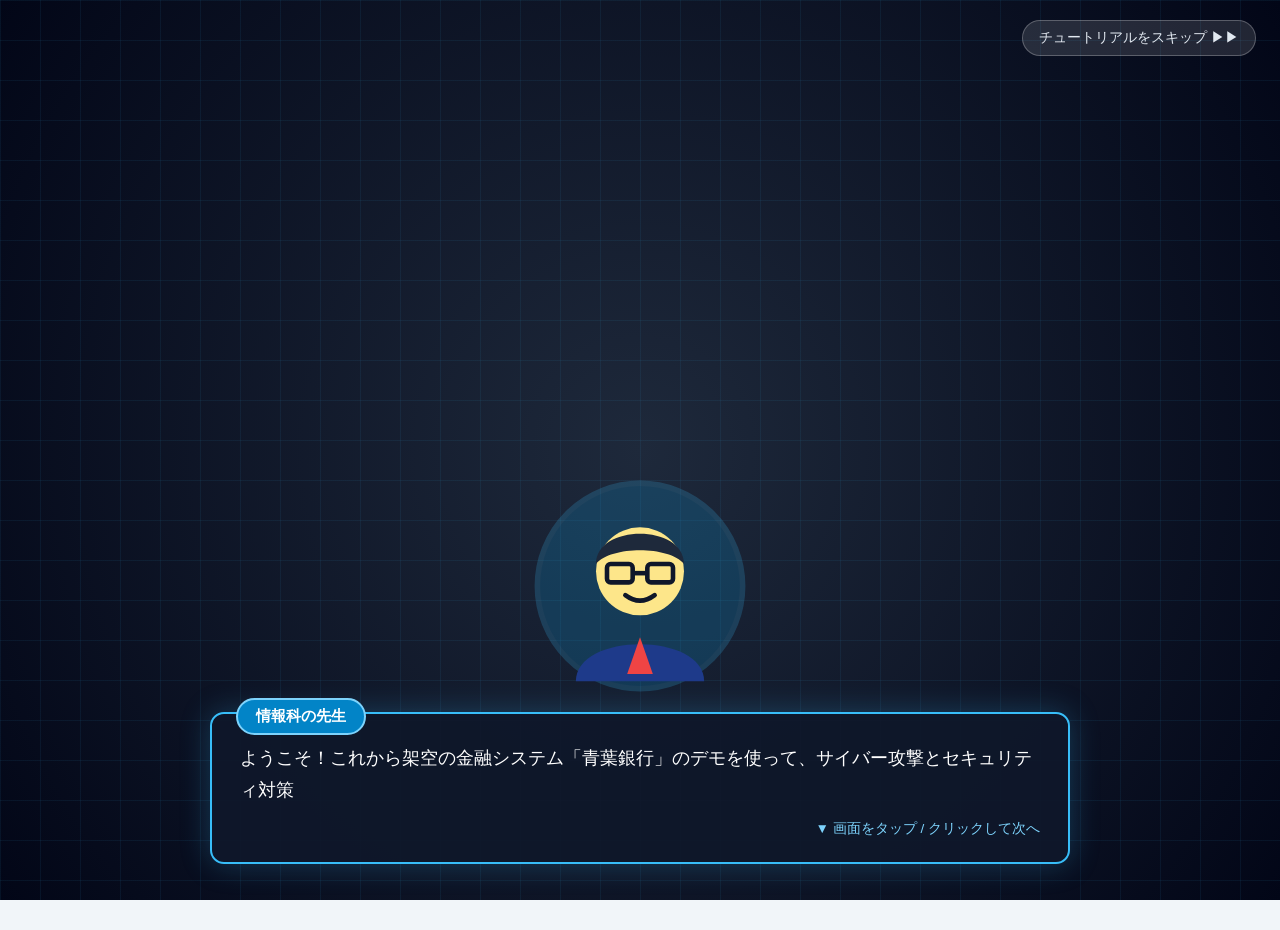
<file: security-guard-demo/index.html>
<!DOCTYPE html>
<html lang="ja">
<head>
  <meta charset="UTF-8" />
  <meta name="viewport" content="width=device-width, initial-scale=1.0" />
  <title>青葉銀行 セキュリティ攻防シミュレーター</title>
  <link rel="stylesheet" href="style.css" />
</head>
<body>

  <!-- アプリ内トースト通知コンテナ -->
  <div id="toast-container" class="toast-container"></div>

  <!-- ==========================================
       全画面チュートリアル（ノベルゲーム風会話）
       ========================================== -->
  <div id="tutorial-overlay" class="tutorial-overlay active">
    <div class="tut-bg-grid"></div>
    <button id="tut-skip-btn" class="tut-skip-btn" onclick="skipTutorial()">チュートリアルをスキップ ▶▶</button>

    <div class="tut-stage">
      <div id="tut-char-art" class="tut-char-art"></div>
    </div>

    <div class="tut-dialog-box" onclick="advanceTutorial()">
      <div id="tut-speaker" class="tut-speaker-tag">先生</div>
      <div id="tut-text" class="tut-text"></div>
      <div id="tut-next-hint" class="tut-next-hint">▼ 画面をタップ / クリックして次へ</div>
    </div>
  </div>

  <!-- ==========================================
       全画面コマンドプロンプト風演出
       ========================================== -->
  <div id="cmd-overlay" class="cmd-overlay">
    <div class="cmd-topbar">
      <span>root@cyber-attack-console:~# [SIMULATION]</span>
      <span id="cmd-status" class="cmd-status">EXECUTING...</span>
    </div>
    <div id="cmd-body" class="cmd-body"></div>
  </div>

  <!-- ==========================================
       メインナビゲーションバー
       ========================================== -->
  <header class="top-nav">
    <div class="brand">
      <span class="brand-icon">🏦</span>
      <div>
        <strong>青葉銀行セキュリティ教材</strong>
        <span class="brand-sub">LOCAL SIMULATION</span>
      </div>
    </div>

    <nav class="mode-switcher">
      <button id="mode-user-btn" class="mode-btn active" onclick="switchMode('user')">
        🛡️ 利用者モード
      </button>
      <button id="mode-attacker-btn" class="mode-btn attacker-tab" onclick="switchMode('attacker')">
        💀 攻撃者モード
      </button>
      <button id="mode-police-btn" class="mode-btn police-tab locked" onclick="switchMode('police')">
        🔒 サイバー警察
      </button>
    </nav>

    <button class="reopen-tut-btn" onclick="startTutorial()">💬 チュートリアル</button>
  </header>

  <!-- ミッション進捗バー -->
  <div class="mission-strip">
    <span class="mission-title">🎯 学習ミッション：</span>
    <span id="badge-weak" class="m-badge">① 弱いパス</span>
    <span id="badge-strong" class="m-badge">② 強いパス(使い回し)</span>
    <span id="badge-sms" class="m-badge">③ SMS認証</span>
    <span id="badge-passkey" class="m-badge">④ パスキー</span>
    <span id="badge-phish" class="m-badge">⑤ 詐欺メール見破り</span>
  </div>

  <!-- ==========================================
       VIEW 1：利用者モード（デジタル通帳＆設定）
       ========================================== -->
  <main id="view-user" class="main-view active">
    <div class="user-layout">
      <!-- 左：デジタル通帳 -->
      <section id="passbook-card" class="card passbook-card">
        <div class="passbook-header">
          <div>
            <span class="bank-tag">青葉銀行 デジタル通帳</span>
            <h2>アオバ タロウ 様（普通 1234567）</h2>
          </div>
          <button class="btn-outline-sm" onclick="resetAccount()">🔄 口座復旧</button>
        </div>

        <div id="balance-panel" class="balance-panel">
          <div class="balance-caption">現在の預金残高</div>
          <div id="balance-amount" class="balance-amount">3,500,000 <span>円</span></div>
          <div id="alert-flash-msg" class="alert-flash-msg"></div>
        </div>

        <div class="passbook-history-header">
          <h3>📒 入出金明細（リアルタイム更新）</h3>
          <span id="tx-status-tag" class="tx-status safe">正常稼働中</span>
        </div>
        <div id="passbook-list" class="passbook-list"></div>

        <div class="quick-actions">
          <button class="btn-primary-action" onclick="switchMode('attacker')">
            💀 攻撃者モードで攻撃を試す ▶
          </button>
          <button class="btn-phish-action" onclick="openPhishInbox()">
            📩 受信メールを確認（1件の新着）
          </button>
        </div>
      </section>

      <!-- 右：認証方式の設定 -->
      <section class="card settings-card">
        <h2>🔐 セキュリティ設定（認証方式）</h2>
        <p class="section-desc">テストしたい認証方式を選んでから、攻撃者モードで攻撃を仕掛けてみよう。</p>

        <div class="auth-options">
          <div class="auth-option active" data-mode="weak" onclick="selectAuthMode('weak')">
            <div class="opt-top">
              <strong>① 弱いパスワードのみ</strong>
              <span class="tag tag-danger">危険</span>
            </div>
            <p>「123456」など短く推測しやすい設定。</p>
          </div>

          <div class="auth-option" data-mode="strong" onclick="selectAuthMode('strong')">
            <div class="opt-top">
              <strong>② 強いパスワード（使い回し）</strong>
              <span class="tag tag-warn">要注意</span>
            </div>
            <p>「X9#mK2$pL8qR」と複雑だが、他サイトと同じ設定。</p>
          </div>

          <div class="auth-option" data-mode="sms" onclick="selectAuthMode('sms')">
            <div class="opt-top">
              <strong>③ パスワード ＋ SMS認証</strong>
              <span class="tag tag-info">高防御</span>
            </div>
            <p>ログイン時にスマホへ届く6桁コードを入力する2要素認証。</p>
          </div>

          <div class="auth-option" data-mode="passkey" onclick="selectAuthMode('passkey')">
            <div class="opt-top">
              <strong>④ パスキー（生体認証＋秘密鍵）</strong>
              <span class="tag tag-safe">最強</span>
            </div>
            <p>端末内の秘密鍵と指紋/顔認証、ドメイン照合で守る最新方式。</p>
          </div>
        </div>
      </section>
    </div>
  </main>

  <!-- ==========================================
       VIEW 2：攻撃者モード（ハッカーの指令室）
       ========================================== -->
  <main id="view-attacker" class="main-view attacker-theme">
    <div class="attacker-container">
      <div class="attacker-banner">
        <div>
          <h2>💀 攻撃者コンソール（ATTACKER MODE）</h2>
          <p>現在のターゲット（青葉銀行）の設定：<strong id="attacker-target-label">① 弱いパスワードのみ</strong></p>
        </div>
        <button class="btn-dark-outline" onclick="switchMode('user')">◀ 利用者モードへ戻る</button>
      </div>

      <div class="attack-cards-grid">
        <div class="attack-card">
          <div class="atk-icon">⚡</div>
          <h3>総当たり攻撃（Brute Force）</h3>
          <p>専用ツールを使い、パスワードの候補を毎秒数万回の速度で片っ端から自動入力します。</p>
          <button class="btn-atk-exec" onclick="launchAttack('brute')">この攻撃を実行する ▶</button>
        </div>

        <div class="attack-card">
          <div class="atk-icon">📋</div>
          <h3>リスト型攻撃（Credential Stuffing）</h3>
          <p>別のショッピングサイト等から流出したID・パスワードのリストを使ってログインを試みます。</p>
          <button class="btn-atk-exec" onclick="launchAttack('list')">この攻撃を実行する ▶</button>
        </div>

        <div class="attack-card phish-card">
          <div class="atk-icon">🎣</div>
          <h3>フィッシングメール送信（人的攻撃）</h3>
          <p>利用者を焦らせる偽の緊急メールを送り、本物そっくりの偽ログイン画面へ誘導します。</p>
          <button class="btn-atk-exec phish" onclick="launchPhishFromAttacker()">偽メールを送信する ▶</button>
        </div>
      </div>
    </div>
  </main>

  <!-- ==========================================
       VIEW 3：サイバー警察画面（POLICE MODE）
       ========================================== -->
  <main id="view-police" class="main-view police-theme">
    <div class="siren-strip"></div>
    <div class="police-wrapper">
      <div class="police-top-badge">
        <svg class="police-shield" viewBox="0 0 100 100" xmlns="http://www.w3.org/2000/svg">
          <path d="M50 5 L88 20 V52 C88 74 68 89 50 96 C32 89 12 74 12 52 V20 L50 5 Z"
                fill="#1e3a8a" stroke="#facc15" stroke-width="4"/>
          <polygon points="50,24 57,41 75,41 61,52 66,69 50,59 34,69 39,52 25,41 43,41" fill="#facc15"/>
        </svg>
        <div class="police-dept-label">CYBER SECURITY POLICE / 教育用サイバー防犯対策本部</div>
        <h1>サイバー防犯マイスター認定証</h1>
        <div class="stamp-cleared">CASE CLOSED // ALL THREATS NEUTRALIZED</div>
      </div>

      <div class="cert-panel">
        <div class="officer-form">
          <label for="officer-name-input"><strong>認定者（捜査官名）：</strong></label>
          <input type="text" id="officer-name-input" value="情報コース 捜査官" oninput="syncOfficerName()" />
        </div>

        <p class="cert-lead">
          <strong id="cert-officer-display">情報コース 捜査官</strong> 殿は、全4種の認証方式における脆弱性と防御機構を実地検証し、さらに人間の心理的隙を突くフィッシング攻撃を見破ったことをここに認定する。
        </p>

        <div class="police-report-grid">
          <div class="p-box">
            <h3>🛡️ 技術的対策の検証結果</h3>
            <ul>
              <li>弱いパスワードは総当たりで即座に資金流出する。</li>
              <li>複雑でも使い回しはリスト攻撃に無力である。</li>
              <li>SMS認証はリスト攻撃を防ぐが、偽サイト入力に弱い。</li>
              <li>パスキーは鍵ペア＋ドメイン照合により技術的に最強。</li>
            </ul>
          </div>
          <div class="p-box gold">
            <h3>🧠 人的対策と両者の関連性</h3>
            <ul>
              <li>「口座凍結」等の緊急文言で焦らせる手口に警戒する。</li>
              <li>URLや送信元の偽装（0とoの違い等）を見抜く力が必要。</li>
              <li><strong>技術×人：</strong> 技術が人のうっかりを補い、人のリテラシーが技術をすり抜ける詐欺を防ぐ。</li>
            </ul>
          </div>
        </div>

        <div class="police-footer-actions">
          <button class="btn-gold" onclick="window.print()">🖨️ 認定証を印刷 / PDF保存</button>
          <button class="btn-police-back" onclick="switchMode('user')">◀ デモ画面へ戻る</button>
        </div>
      </div>
    </div>
    <div class="siren-strip"></div>
  </main>

  <!-- ==========================================
       UIモーダル：フィッシング体験（メール＆偽サイト）
       ========================================== -->
  <div id="phish-modal" class="ui-modal-overlay">
    <div class="ui-modal phish-ui">
      <!-- ステップA：メール受信画面 -->
      <div id="phish-step-mail">
        <div class="ui-modal-header mail-hdr">
          <span>📩 受信トレイ - 青葉メール</span>
          <button class="modal-close-x" onclick="closePhishModal()">✕</button>
        </div>
        <div class="ui-modal-body">
          <div class="mail-meta">
            <div><strong>差出人：</strong> 青葉銀行セキュリティセンター &lt;notice@a0ba-bank-alert.fake&gt;</div>
            <div><strong>件名：</strong> <span style="color:#dc2626;">【緊急】不正ログイン検知による口座凍結のお知らせ</span></div>
          </div>
          <div class="mail-content">
            <p>アオバ タロウ 様</p>
            <p>お客様の口座に第三者からの不正アクセスを試みる動きが検知されました。24時間以内に以下のリンクより本人確認を行わない場合、預金口座は自動的に凍結されます。</p>
            <div class="fake-link-preview">🔗 https://a0ba-bank-alert.fake/verify-account</div>
          </div>
          <p class="phish-prompt">現在設定中の認証：<strong id="phish-mode-display"></strong></p>
          <div class="phish-btn-group">
            <button class="btn-danger-fill" onclick="openFakeLoginScreen()">
              😱 リンクを開いて本人確認（ログイン）へ進む
            </button>
            <button class="btn-safe-fill" onclick="reportPhishingSuccess()">
              🧐 偽ドメイン（a0ba）に気づき、開かずに通報・削除する
            </button>
          </div>
        </div>
      </div>

      <!-- ステップB：偽ログイン画面（アプリ内ブラウザUI） -->
      <div id="phish-step-browser" style="display:none;">
        <div class="fake-browser-bar">
          <span class="lock-broken">🔓 保護されていません</span>
          <span class="fake-url-text">http://a0ba-bank-alert.fake/verify-account</span>
          <button class="modal-close-x" onclick="closePhishModal()">✕</button>
        </div>
        <div class="ui-modal-body">
          <div class="fake-bank-logo">🏦 青葉銀行 本人確認ログイン</div>
          <p style="font-size:0.85rem; color:#64748b; margin-bottom:14px;">
            口座凍結を解除するため、以下の認証操作を完了してください（※デモ用の擬似入力です）。
          </p>
          <div id="phish-auth-area"></div>
          <button class="btn-outline-sm" style="margin-top:12px;" onclick="closePhishModal()">
            やっぱり怪しいので閉じる
          </button>
        </div>
      </div>
    </div>
  </div>

  <!-- ==========================================
       UIモーダル：攻撃結果の解説ダイアログ
       ========================================== -->
  <div id="result-modal" class="ui-modal-overlay">
    <div class="ui-modal result-ui">
      <div id="res-header" class="ui-modal-header">
        <span id="res-badge">結果</span>
      </div>
      <div class="ui-modal-body">
        <h3 id="res-title" style="margin-bottom:10px;"></h3>
        <div id="res-body" class="res-body-text"></div>
        <div class="res-char-comment" id="res-char-comment"></div>
        <div style="text-align:right; margin-top:18px;">
          <button id="res-close-btn" class="btn-primary-action" onclick="closeResultModal()">確認して次へ</button>
        </div>
      </div>
    </div>
  </div>

  <script src="dialogues.js"></script>
  <script src="app.js"></script>
</body>
</html>
</file>
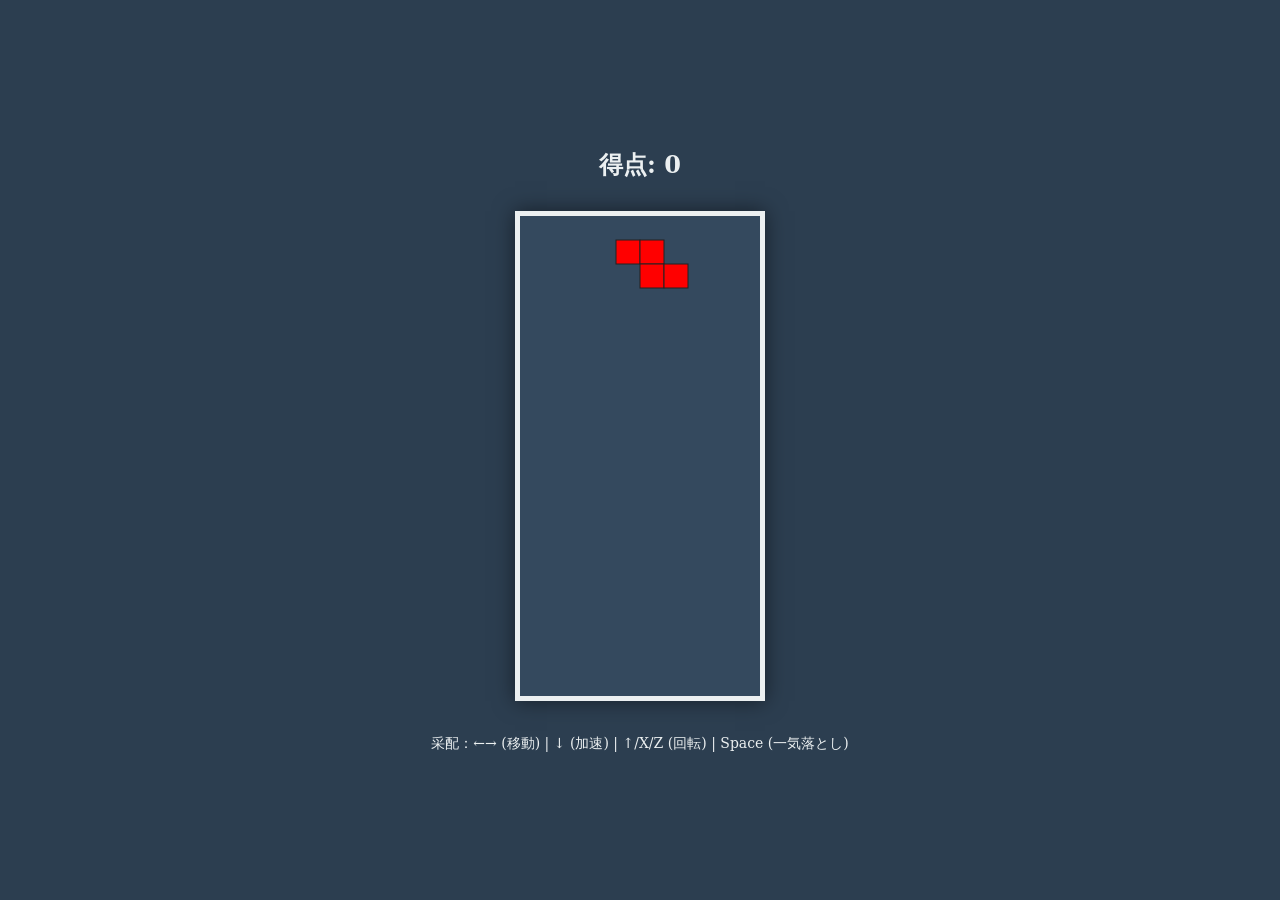
<file: shogun_tetris/index.html>
<!DOCTYPE html>
<html lang="ja">
<head>
    <meta charset="UTF-8">
    <title>戦国の組み木細工の陣立書</title>
    <style>
        /* 城壁の装飾 */
        body {
            display: flex;
            flex-direction: column;
            justify-content: center;
            align-items: center;
            height: 100vh;
            margin: 0;
            background-color: #2c3e50; /* 闇夜の色 */
            font-family: 'serif';
        }
        /* 盤面（広場）の装飾 */
        canvas {
            border: 5px solid #ecf0f1; /* 白銀の縁取り */
            background-color: #34495e; /* 陣地の地色 */
            display: block;
            margin: 20px auto;
            box-shadow: 0 0 20px rgba(0, 0, 0, 0.5); /* 影を落とす */
        }
        h1 {
            color: #ecf0f1;
            font-size: 24px;
            margin-bottom: 10px;
        }
        p.guide {
            color: #ecf0f1;
            font-size: 14px;
            text-align: center;
        }
    </style>
</head>
<body>
    <h1>得点: 0</h1>
    <!-- 築城の土台：キャンバスを設置 -->
    <canvas id="tetrisCanvas" width="240" height="480"></canvas>
    <p class="guide">采配：←→ (移動) | ↓ (加速) | ↑/X/Z (回転) | Space (一気落とし)</p>

    <script>
        // 機巧の仕込み（JavaScript）
        const canvas = document.getElementById('tetrisCanvas');
        const ctx = canvas.getContext('2d');
        
        // 陣地の規模設定
        const COLS = 10;
        const ROWS = 20;
        const BLOCK_SIZE = 24;

        // 盤面（陣地）の初期化
        const board = Array.from({ length: ROWS }, () => Array(COLS).fill(0));

        // ブロックの色（軍旗の色）
        const COLORS = [
            null, // 0: 空き地
            '#00FFFF', '#0000FF', '#FFA500', '#FFFF00', '#00FF00', '#800080', '#FF0000'
        ];

        // テトリミノの形状（陣形）
        const SHAPES = [
            [[0,0,0,0], [1,1,1,1], [0,0,0,0], [0,0,0,0]], // I (水色)
            [[2,0,0], [2,2,2], [0,0,0]], // J (青)
            [[0,0,3], [3,3,3], [0,0,0]], // L (橙)
            [[4,4], [4,4]], // O (黄)
            [[0,5,5], [5,5,0], [0,0,0]], // S (緑)
            [[0,6,0], [6,6,6], [0,0,0]], // T (紫)
            [[7,7,0], [0,7,7], [0,0,0]] // Z (赤)
        ];

        let currentPiece; // 現在操作中の駒
        let score = 0;
        let dropCounter = 0;
        let dropInterval = 1000; // 落下間隔（初期値1秒）
        let lastTime = 0;

        // 新しい駒を生成する儀式
        function createPiece() {
            const index = Math.floor(Math.random() * SHAPES.length);
            const shape = SHAPES[index];
            const type = index + 1;

            currentPiece = {
                shape: JSON.parse(JSON.stringify(shape)), // 形状を複製
                type: type,
                x: Math.floor(COLS / 2) - Math.floor(shape[0].length / 2), // 中央に配置
                y: 0
            };

            // 生成時に衝突したらゲームオーバー
            if (checkCollision(0, 0)) {
                alert(`御乱心！戦は終結いたしました。得点: ${score}`);
                board.forEach(row => row.fill(0)); // 盤面をリセット
                score = 0;
                dropInterval = 1000;
            }
        }

        // 描画の術
        function drawMatrix(matrix, offsetX, offsetY) {
            matrix.forEach((row, y) => {
                row.forEach((value, x) => {
                    if (value !== 0) {
                        ctx.fillStyle = COLORS[value];
                        ctx.fillRect((offsetX + x) * BLOCK_SIZE, (offsetY + y) * BLOCK_SIZE, BLOCK_SIZE, BLOCK_SIZE);
                        ctx.strokeStyle = '#222'; // ブロックの縁
                        ctx.strokeRect((offsetX + x) * BLOCK_SIZE, (offsetY + y) * BLOCK_SIZE, BLOCK_SIZE, BLOCK_SIZE);
                    }
                });
            });
        }

        // 盤面全体への布陣
        function draw() {
            // 盤面を陣地の地色で塗りつぶす
            ctx.fillStyle = '#34495e';
            ctx.fillRect(0, 0, canvas.width, canvas.height);

            // 固定された陣を描画
            drawMatrix(board, 0, 0);

            // 現在の駒を描画
            if (currentPiece) {
                drawMatrix(currentPiece.shape, currentPiece.x, currentPiece.y);
            }

            // 得点の報告
            document.querySelector('h1').textContent = `得点: ${score}`;
        }

        // 衝突判定（次の位置に障害がないか確認）
        function checkCollision(moveX, moveY, newShape = currentPiece.shape) {
            const shape = newShape;
            const pieceX = currentPiece.x + moveX;
            const pieceY = currentPiece.y + moveY;

            for (let y = 0; y < shape.length; y++) {
                for (let x = 0; x < shape[y].length; x++) {
                    if (shape[y][x] !== 0) {
                        const boardX = pieceX + x;
                        const boardY = pieceY + y;

                        // 1. 盤面外の判定 2. 既存のブロックとの衝突判定
                        if (boardX < 0 || boardX >= COLS || boardY >= ROWS || 
                           (boardY >= 0 && board[boardY][boardX] !== 0)) {
                            return true;
                        }
                    }
                }
            }
            return false;
        }

        // 駒を盤面に固定し、陣地を固める
        function mergePiece() {
            currentPiece.shape.forEach((row, y) => {
                row.forEach((value, x) => {
                    if (value !== 0) {
                        const boardX = currentPiece.x + x;
                        const boardY = currentPiece.y + y;
                        if (boardY >= 0) {
                            board[boardY][boardX] = currentPiece.type;
                        }
                    }
                });
            });
            clearRows(); // 行の消去判定
            createPiece(); // 次の駒を生成
        }

        // 行の消去と戦功の計算
        function clearRows() {
            let rowsCleared = 0;
            outer: for (let y = ROWS - 1; y >= 0; y--) {
                for (let x = 0; x < COLS; x++) {
                    if (board[y][x] === 0) {
                        continue outer; // 隙間があれば次の行へ
                    }
                }
                
                // 行が埋まっていたら、その行を破壊し、新しい行を天に追加
                const row = board.splice(y, 1)[0].fill(0);
                board.unshift(row);
                y++; // 削除した分、チェックを一つ戻す
                rowsCleared++;
            }

            if (rowsCleared > 0) {
                // 戦功（得点）計算：連鎖ボーナスあり
                score += rowsCleared * 100 * (2 ** (rowsCleared - 1));
                // 難易度調整：落下速度を速める (最小100ms)
                dropInterval = Math.max(100, dropInterval * (0.9 ** rowsCleared)); 
            }
        }

        // 駒の回転処理（転置と反転）
        function rotate(matrix, dir) {
            // 回転操作を行うために形状を複製
            const newMatrix = matrix.map(row => [...row]); 

            // 1. 転置 (行と列の入れ替え)
            for (let y = 0; y < newMatrix.length; y++) {
                for (let x = 0; x < y; x++) {
                    [newMatrix[x][y], newMatrix[y][x]] = [newMatrix[y][x], newMatrix[x][y]];
                }
            }

            // 2. 反転 (回転方向の決定)
            if (dir > 0) {
                newMatrix.forEach(row => row.reverse()); // 時計回り
            } else {
                newMatrix.reverse(); // 反時計回り
            }
            
            // 回転後の衝突回避 (壁蹴り)
            let offset = 1;
            const originalX = currentPiece.x;
            
            while(checkCollision(0, 0, newMatrix)) {
                // 左右にずらして試みる
                currentPiece.x += offset;
                offset = -(offset + (offset > 0 ? 1 : -1)); // 1, -2, 3, -4 ...とずらす
                
                if (Math.abs(offset) > newMatrix.length) { 
                    // 衝突回避失敗：元の形状と位置に戻す
                    currentPiece.x = originalX;
                    return matrix; // 回転前の形状を維持
                }
            }
            return newMatrix; // 回転成功
        }


        // メインゲームループ（時間の流れ）
        function update(time = 0) {
            const deltaTime = time - lastTime;
            lastTime = time;

            dropCounter += deltaTime;

            if (dropCounter > dropInterval) {
                if (!checkCollision(0, 1)) {
                    currentPiece.y++; // 落下
                } else {
                    mergePiece(); // 固定
                }
                dropCounter = 0;
            }

            draw();
            // 次の描画タイミングを待つ
            requestAnimationFrame(update);
        }

        // キーボード入力による采配
        document.addEventListener('keydown', event => {
            if (!currentPiece) return;

            switch (event.key) {
                case 'ArrowLeft': 
                    if (!checkCollision(-1, 0)) currentPiece.x--;
                    break;
                case 'ArrowRight': 
                    if (!checkCollision(1, 0)) currentPiece.x++;
                    break;
                case 'ArrowDown': // ソフトドロップ (加速)
                    if (!checkCollision(0, 1)) currentPiece.y++;
                    dropCounter = 0; // 加速直後に次のドロップを抑制
                    break;
                case 'ArrowUp': 
                case 'x': // 時計回り回転
                    currentPiece.shape = rotate(currentPiece.shape, 1);
                    break;
                case 'z': // 反時計回り回転
                    currentPiece.shape = rotate(currentPiece.shape, -1);
                    break;
                case ' ': // スペースバー：ハードドロップ（一気に落とす）
                    while (!checkCollision(0, 1)) {
                        currentPiece.y++;
                    }
                    mergePiece();
                    break;
            }
            draw();
        });

        // 戦を開始する
        createPiece();
        update();

    </script>
</body>
</html>
</file>
<file: security-guard-demo/style.css>
:root {
  --bg: #f1f5f9;
  --surface: #ffffff;
  --primary: #0f4c81;
  --accent: #2563eb;
  --danger: #dc2626;
  --success: #16a34a;
  --warn: #d97706;
  --text: #0f172a;
  --muted: #64748b;
}

* {
  box-sizing: border-box;
  margin: 0;
  padding: 0;
}

body {
  font-family: "Hiragino Kaku Gothic ProN", "Yu Gothic", "Meiryo", sans-serif;
  background: var(--bg);
  color: var(--text);
  line-height: 1.6;
  overflow-x: hidden;
}

/* ==========================================
   トースト通知（ブラウザ標準を使わないUI通知）
   ========================================== */
.toast-container {
  position: fixed;
  top: 72px;
  right: 20px;
  z-index: 900;
  display: flex;
  flex-direction: column;
  gap: 10px;
  max-width: 340px;
}

.toast {
  background: #1e293b;
  color: #ffffff;
  padding: 12px 16px;
  border-radius: 10px;
  box-shadow: 0 10px 25px rgba(0, 0, 0, 0.25);
  border-left: 5px solid #38bdf8;
  font-size: 0.9rem;
  animation: slideInRight 0.3s ease;
}

.toast.danger { border-left-color: #ef4444; background: #450a0a; }
.toast.success { border-left-color: #22c55e; background: #052e16; }
.toast.gold { border-left-color: #facc15; background: #1e3a8a; }

@keyframes slideInRight {
  from { transform: translateX(100%); opacity: 0; }
  to { transform: translateX(0); opacity: 1; }
}

/* ==========================================
   全画面チュートリアル（ノベルゲーム風）
   ========================================== */
.tutorial-overlay {
  position: fixed;
  inset: 0;
  z-index: 1000;
  background: radial-gradient(circle at center, #1e293b 0%, #020617 100%);
  display: none;
  flex-direction: column;
  justify-content: flex-end;
  padding: 24px;
  color: #ffffff;
}

.tutorial-overlay.active {
  display: flex;
}

.tut-bg-grid {
  position: absolute;
  inset: 0;
  background-image:
    linear-gradient(rgba(56, 189, 248, 0.07) 1px, transparent 1px),
    linear-gradient(90deg, rgba(56, 189, 248, 0.07) 1px, transparent 1px);
  background-size: 40px 40px;
  pointer-events: none;
}

.tut-skip-btn {
  position: absolute;
  top: 20px;
  right: 24px;
  z-index: 10;
  background: rgba(255, 255, 255, 0.12);
  color: #e2e8f0;
  border: 1px solid rgba(255, 255, 255, 0.25);
  padding: 8px 16px;
  border-radius: 20px;
  cursor: pointer;
  font-size: 0.85rem;
}

.tut-skip-btn:hover {
  background: rgba(255, 255, 255, 0.25);
}

.tut-stage {
  flex: 1;
  display: flex;
  justify-content: center;
  align-items: flex-end;
  position: relative;
  z-index: 2;
  padding-bottom: 16px;
}

.tut-char-art {
  width: 220px;
  height: 220px;
  animation: charFloat 3s ease-in-out infinite;
}

@keyframes charFloat {
  0%, 100% { transform: translateY(0); }
  50% { transform: translateY(-6px); }
}

.tut-dialog-box {
  position: relative;
  z-index: 5;
  max-width: 860px;
  width: 100%;
  margin: 0 auto 12px;
  background: rgba(15, 23, 42, 0.92);
  border: 2px solid #38bdf8;
  border-radius: 14px;
  padding: 28px 28px 22px;
  cursor: pointer;
  box-shadow: 0 0 30px rgba(56, 189, 248, 0.25);
  user-select: none;
}

.tut-speaker-tag {
  position: absolute;
  top: -16px;
  left: 24px;
  background: #0284c7;
  color: #ffffff;
  padding: 4px 18px;
  border-radius: 20px;
  font-weight: bold;
  font-size: 0.95rem;
  border: 2px solid #7dd3fc;
}

.tut-speaker-tag.hacker { background: #dc2626; border-color: #fca5a5; }
.tut-speaker-tag.researcher { background: #059669; border-color: #6ee7b7; }

.tut-text {
  font-size: 1.15rem;
  min-height: 68px;
  line-height: 1.75;
}

.tut-next-hint {
  text-align: right;
  font-size: 0.85rem;
  color: #7dd3fc;
  margin-top: 8px;
  animation: blink 1.1s infinite;
}

@keyframes blink {
  0%, 100% { opacity: 1; }
  50% { opacity: 0.25; }
}

/* ==========================================
   全画面コマンドプロンプト演出
   ========================================== */
.cmd-overlay {
  position: fixed;
  inset: 0;
  z-index: 950;
  background: #020604;
  color: #22c55e;
  font-family: "Consolas", "Courier New", monospace;
  display: none;
  flex-direction: column;
  padding: 20px;
}

.cmd-overlay.active {
  display: flex;
}

.cmd-topbar {
  display: flex;
  justify-content: space-between;
  border-bottom: 1px solid #14532d;
  padding-bottom: 10px;
  margin-bottom: 16px;
  font-size: 0.95rem;
}

.cmd-status {
  color: #facc15;
  font-weight: bold;
}

.cmd-body {
  flex: 1;
  overflow-y: auto;
  font-size: 1rem;
  line-height: 1.7;
}

.cmd-line { margin-bottom: 6px; }
.cmd-line.err { color: #ef4444; font-weight: bold; font-size: 1.15rem; }
.cmd-line.ok { color: #38bdf8; font-weight: bold; font-size: 1.15rem; }
.cmd-line.warn { color: #facc15; }

/* ==========================================
   上部ナビゲーション＆ミッション帯
   ========================================== */
.top-nav {
  background: #0f172a;
  color: #ffffff;
  padding: 10px 20px;
  display: flex;
  flex-wrap: wrap;
  justify-content: space-between;
  align-items: center;
  gap: 12px;
  position: sticky;
  top: 0;
  z-index: 100;
}

.brand {
  display: flex;
  align-items: center;
  gap: 10px;
}

.brand-icon { font-size: 1.5rem; }
.brand-sub {
  display: block;
  font-size: 0.7rem;
  color: #94a3b8;
  letter-spacing: 0.1em;
}

.mode-switcher {
  display: flex;
  gap: 8px;
  flex-wrap: wrap;
}

.mode-btn {
  padding: 8px 14px;
  border: 1px solid #334155;
  background: #1e293b;
  color: #cbd5e1;
  border-radius: 8px;
  font-weight: bold;
  cursor: pointer;
  transition: all 0.2s;
  font-size: 0.88rem;
}

.mode-btn.active {
  background: #2563eb;
  color: #ffffff;
  border-color: #60a5fa;
}

.mode-btn.attacker-tab.active {
  background: #991b1b;
  border-color: #f87171;
}

.mode-btn.police-tab.unlocked {
  background: linear-gradient(135deg, #1e3a8a, #ca8a04);
  color: #ffffff;
  border-color: #facc15;
  animation: pulseGlow 1.6s infinite;
}

@keyframes pulseGlow {
  0%, 100% { box-shadow: 0 0 5px rgba(250, 204, 21, 0.4); }
  50% { box-shadow: 0 0 18px rgba(250, 204, 21, 0.9); }
}

.reopen-tut-btn {
  background: transparent;
  border: 1px solid #475569;
  color: #cbd5e1;
  padding: 6px 12px;
  border-radius: 6px;
  cursor: pointer;
  font-size: 0.82rem;
}

.mission-strip {
  background: #ffffff;
  border-bottom: 1px solid #e2e8f0;
  padding: 8px 20px;
  display: flex;
  flex-wrap: wrap;
  align-items: center;
  gap: 8px;
  font-size: 0.82rem;
}

.mission-title { font-weight: bold; color: var(--primary); }

.m-badge {
  background: #e2e8f0;
  color: #475569;
  padding: 2px 10px;
  border-radius: 14px;
  font-weight: bold;
}

.m-badge.done {
  background: #dcfce7;
  color: #15803d;
  border: 1px solid #86efac;
}

/* ==========================================
   メインビュー共通
   ========================================== */
.main-view { display: none; min-height: calc(100vh - 100px); }
.main-view.active { display: block; }

.user-layout {
  max-width: 1120px;
  margin: 24px auto;
  padding: 0 16px 40px;
  display: grid;
  grid-template-columns: 1.15fr 0.85fr;
  gap: 20px;
}

@media (max-width: 860px) {
  .user-layout { grid-template-columns: 1fr; }
}

.card {
  background: var(--surface);
  border-radius: 14px;
  padding: 22px;
  box-shadow: 0 4px 14px rgba(15, 23, 42, 0.06);
}

/* ==========================================
   デジタル通帳（リアルタイム引落し演出）
   ========================================== */
.passbook-card.under-attack {
  animation: redFlash 0.6s infinite;
  border: 2px solid #ef4444;
}

@keyframes redFlash {
  0%, 100% { box-shadow: 0 0 0 rgba(239, 68, 68, 0); }
  50% { box-shadow: 0 0 28px rgba(239, 68, 68, 0.65); }
}

.passbook-header {
  display: flex;
  justify-content: space-between;
  align-items: flex-start;
  gap: 10px;
  margin-bottom: 16px;
}

.bank-tag {
  display: inline-block;
  background: #dbeafe;
  color: #1e40af;
  font-size: 0.75rem;
  font-weight: bold;
  padding: 2px 8px;
  border-radius: 4px;
  margin-bottom: 4px;
}

.passbook-header h2 { font-size: 1.15rem; }

.balance-panel {
  background: linear-gradient(135deg, #0f4c81, #1e40af);
  color: #ffffff;
  border-radius: 12px;
  padding: 20px;
  margin-bottom: 18px;
  transition: background 0.3s;
}

.balance-panel.danger-mode {
  background: linear-gradient(135deg, #7f1d1d, #dc2626);
}

.balance-caption { font-size: 0.85rem; opacity: 0.9; }

.balance-amount {
  font-size: 2.3rem;
  font-weight: bold;
  letter-spacing: 0.02em;
  margin-top: 4px;
}

.balance-amount span { font-size: 1.1rem; }

.alert-flash-msg {
  margin-top: 6px;
  font-size: 0.9rem;
  font-weight: bold;
  color: #fef08a;
  min-height: 22px;
}

.passbook-history-header {
  display: flex;
  justify-content: space-between;
  align-items: center;
  margin-bottom: 10px;
}

.passbook-history-header h3 { font-size: 0.98rem; }

.tx-status {
  font-size: 0.78rem;
  padding: 2px 10px;
  border-radius: 12px;
  font-weight: bold;
}

.tx-status.safe { background: #dcfce7; color: #166534; }
.tx-status.danger { background: #fee2e2; color: #991b1b; }

.passbook-list {
  border: 1px solid #e2e8f0;
  border-radius: 10px;
  max-height: 230px;
  overflow-y: auto;
  background: #f8fafc;
}

.tx-row {
  display: flex;
  justify-content: space-between;
  padding: 10px 14px;
  border-bottom: 1px solid #e2e8f0;
  font-size: 0.88rem;
  animation: fadeSlide 0.3s ease;
}

.tx-row.fraud {
  background: #fef2f2;
  color: #b91c1c;
  font-weight: bold;
}

@keyframes fadeSlide {
  from { transform: translateY(-8px); opacity: 0; }
  to { transform: translateY(0); opacity: 1; }
}

.quick-actions {
  display: flex;
  flex-wrap: wrap;
  gap: 10px;
  margin-top: 16px;
}

.btn-primary-action {
  background: #0f4c81;
  color: #ffffff;
  border: none;
  padding: 11px 16px;
  border-radius: 8px;
  font-weight: bold;
  cursor: pointer;
  flex: 1;
}

.btn-phish-action {
  background: #b45309;
  color: #ffffff;
  border: none;
  padding: 11px 16px;
  border-radius: 8px;
  font-weight: bold;
  cursor: pointer;
  flex: 1;
}

.btn-outline-sm {
  background: #ffffff;
  border: 1px solid #cbd5e1;
  padding: 6px 12px;
  border-radius: 6px;
  cursor: pointer;
  font-size: 0.82rem;
  font-weight: bold;
}

/* セキュリティ設定 */
.section-desc { font-size: 0.85rem; color: var(--muted); margin: 6px 0 14px; }

.auth-options { display: flex; flex-direction: column; gap: 10px; }

.auth-option {
  border: 2px solid #e2e8f0;
  border-radius: 10px;
  padding: 12px 14px;
  cursor: pointer;
  transition: all 0.2s;
}

.auth-option:hover { border-color: #93c5fd; }
.auth-option.active { border-color: #2563eb; background: #eff6ff; }

.opt-top {
  display: flex;
  justify-content: space-between;
  align-items: center;
  margin-bottom: 4px;
}

.auth-option p { font-size: 0.82rem; color: var(--muted); }

.tag { font-size: 0.72rem; padding: 2px 8px; border-radius: 4px; font-weight: bold; }
.tag-danger { background: #fee2e2; color: #b91c1c; }
.tag-warn { background: #fef3c7; color: #b45309; }
.tag-info { background: #dbeafe; color: #1d4ed8; }
.tag-safe { background: #dcfce7; color: #15803d; }

/* ==========================================
   攻撃者モード
   ========================================== */
.attacker-theme {
  background: radial-gradient(circle at top, #1f0a0a 0%, #090d16 100%);
  color: #f8fafc;
  padding: 28px 16px 48px;
}

.attacker-container { max-width: 1040px; margin: 0 auto; }

.attacker-banner {
  background: rgba(153, 27, 27, 0.25);
  border: 1px solid #ef4444;
  border-radius: 12px;
  padding: 18px 22px;
  display: flex;
  flex-wrap: wrap;
  justify-content: space-between;
  align-items: center;
  gap: 12px;
  margin-bottom: 24px;
}

.btn-dark-outline {
  background: transparent;
  color: #fca5a5;
  border: 1px solid #ef4444;
  padding: 8px 16px;
  border-radius: 8px;
  cursor: pointer;
  font-weight: bold;
}

.attack-cards-grid {
  display: grid;
  grid-template-columns: repeat(3, 1fr);
  gap: 18px;
}

@media (max-width: 820px) {
  .attack-cards-grid { grid-template-columns: 1fr; }
}

.attack-card {
  background: #111827;
  border: 1px solid #374151;
  border-radius: 12px;
  padding: 22px;
  display: flex;
  flex-direction: column;
  justify-content: space-between;
}

.attack-card.phish-card { border-color: #9a3412; }
.atk-icon { font-size: 2.2rem; margin-bottom: 10px; }
.attack-card h3 { color: #f87171; margin-bottom: 8px; font-size: 1.08rem; }
.attack-card p { font-size: 0.88rem; color: #9ca3af; margin-bottom: 18px; }

.btn-atk-exec {
  width: 100%;
  padding: 12px;
  border: none;
  border-radius: 8px;
  background: #dc2626;
  color: #ffffff;
  font-weight: bold;
  cursor: pointer;
}

.btn-atk-exec.phish { background: #c2410c; }
.btn-atk-exec:hover { opacity: 0.9; }

/* ==========================================
   サイバー警察モード
   ========================================== */
.police-theme {
  background: radial-gradient(circle at top, #0f294a 0%, #050d1a 100%);
  color: #e2e8f0;
}

.siren-strip {
  height: 8px;
  background: linear-gradient(90deg, #ef4444 0%, #ef4444 50%, #3b82f6 50%, #3b82f6 100%);
  background-size: 200% 100%;
  animation: sirenScroll 0.8s linear infinite;
}

@keyframes sirenScroll {
  0% { background-position: 0% 0%; }
  100% { background-position: 200% 0%; }
}

.police-wrapper { max-width: 860px; margin: 0 auto; padding: 30px 16px 48px; }

.police-top-badge { text-align: center; margin-bottom: 24px; }
.police-shield { width: 88px; height: 88px; margin-bottom: 8px; }
.police-dept-label { color: #facc15; font-size: 0.88rem; letter-spacing: 0.16em; font-weight: bold; }
.police-top-badge h1 { font-size: 1.85rem; color: #ffffff; margin: 6px 0; }

.stamp-cleared {
  display: inline-block;
  border: 2px solid #38bdf8;
  color: #38bdf8;
  padding: 3px 14px;
  border-radius: 4px;
  font-weight: bold;
  font-size: 0.82rem;
  letter-spacing: 0.12em;
}

.cert-panel {
  background: rgba(15, 23, 42, 0.9);
  border: 2px solid #facc15;
  border-radius: 14px;
  padding: 26px;
}

.officer-form {
  display: flex;
  flex-wrap: wrap;
  align-items: center;
  gap: 10px;
  margin-bottom: 16px;
  background: rgba(255, 255, 255, 0.06);
  padding: 12px;
  border-radius: 8px;
}

.officer-form input {
  flex: 1;
  background: #1e293b;
  border: 1px solid #64748b;
  color: #ffffff;
  padding: 8px 12px;
  border-radius: 6px;
}

.cert-lead { font-size: 1.02rem; margin-bottom: 20px; }

.police-report-grid {
  display: grid;
  grid-template-columns: 1fr 1fr;
  gap: 16px;
}

@media (max-width: 680px) {
  .police-report-grid { grid-template-columns: 1fr; }
}

.p-box {
  background: rgba(30, 41, 59, 0.85);
  border-left: 4px solid #38bdf8;
  padding: 16px;
  border-radius: 8px;
}

.p-box.gold { border-left-color: #facc15; }
.p-box h3 { font-size: 0.98rem; margin-bottom: 8px; color: #38bdf8; }
.p-box.gold h3 { color: #facc15; }
.p-box ul { padding-left: 18px; font-size: 0.88rem; color: #cbd5e1; }
.p-box li { margin-bottom: 6px; }

.police-footer-actions {
  margin-top: 22px;
  display: flex;
  justify-content: center;
  gap: 12px;
  flex-wrap: wrap;
}

.btn-gold {
  background: linear-gradient(135deg, #eab308, #ca8a04);
  color: #0f172a;
  border: none;
  padding: 11px 22px;
  border-radius: 8px;
  font-weight: bold;
  cursor: pointer;
}

.btn-police-back {
  background: transparent;
  color: #cbd5e1;
  border: 1px solid #64748b;
  padding: 11px 22px;
  border-radius: 8px;
  cursor: pointer;
}

/* ==========================================
   アプリ内UIモーダル（フィッシング・結果解説）
   ========================================== */
.ui-modal-overlay {
  position: fixed;
  inset: 0;
  z-index: 800;
  background: rgba(15, 23, 42, 0.78);
  display: none;
  justify-content: center;
  align-items: center;
  padding: 16px;
}

.ui-modal-overlay.open { display: flex; }

.ui-modal {
  background: #ffffff;
  color: var(--text);
  max-width: 560px;
  width: 100%;
  border-radius: 14px;
  overflow: hidden;
  box-shadow: 0 24px 48px rgba(0, 0, 0, 0.4);
}

.ui-modal-header {
  padding: 14px 18px;
  background: #1e293b;
  color: #ffffff;
  font-weight: bold;
  display: flex;
  justify-content: space-between;
  align-items: center;
}

.ui-modal-header.breached { background: #b91c1c; }
.ui-modal-header.defended { background: #15803d; }

.modal-close-x {
  background: transparent;
  border: none;
  color: #ffffff;
  font-size: 1.1rem;
  cursor: pointer;
}

.ui-modal-body { padding: 20px; }

.mail-meta { font-size: 0.85rem; margin-bottom: 12px; color: #334155; }
.mail-content {
  background: #f8fafc;
  border: 1px solid #cbd5e1;
  padding: 14px;
  border-radius: 8px;
  font-size: 0.9rem;
  margin-bottom: 14px;
}

.fake-link-preview {
  margin-top: 10px;
  background: #fee2e2;
  color: #991b1b;
  padding: 6px 10px;
  border-radius: 6px;
  font-family: monospace;
  font-size: 0.85rem;
}

.phish-prompt { font-size: 0.88rem; margin-bottom: 10px; }
.phish-btn-group { display: flex; flex-direction: column; gap: 10px; }

.btn-danger-fill {
  background: #dc2626;
  color: #ffffff;
  border: none;
  padding: 12px;
  border-radius: 8px;
  font-weight: bold;
  cursor: pointer;
}

.btn-safe-fill {
  background: #16a34a;
  color: #ffffff;
  border: none;
  padding: 12px;
  border-radius: 8px;
  font-weight: bold;
  cursor: pointer;
}

.fake-browser-bar {
  background: #e2e8f0;
  padding: 8px 12px;
  display: flex;
  align-items: center;
  gap: 8px;
  font-size: 0.8rem;
}

.lock-broken { color: #dc2626; font-weight: bold; }
.fake-url-text {
  flex: 1;
  background: #ffffff;
  padding: 4px 8px;
  border-radius: 4px;
  font-family: monospace;
  color: #991b1b;
}

.fake-bank-logo {
  font-size: 1.15rem;
  font-weight: bold;
  color: #0f4c81;
  margin-bottom: 8px;
}

.fake-input-box {
  width: 100%;
  padding: 10px;
  border: 1px solid #cbd5e1;
  border-radius: 6px;
  margin-bottom: 10px;
  background: #f8fafc;
}

.res-body-text { font-size: 0.95rem; line-height: 1.7; }

.res-char-comment {
  margin-top: 14px;
  background: #f1f5f9;
  border-left: 4px solid #2563eb;
  padding: 12px;
  border-radius: 6px;
  font-size: 0.88rem;
}
</file>
